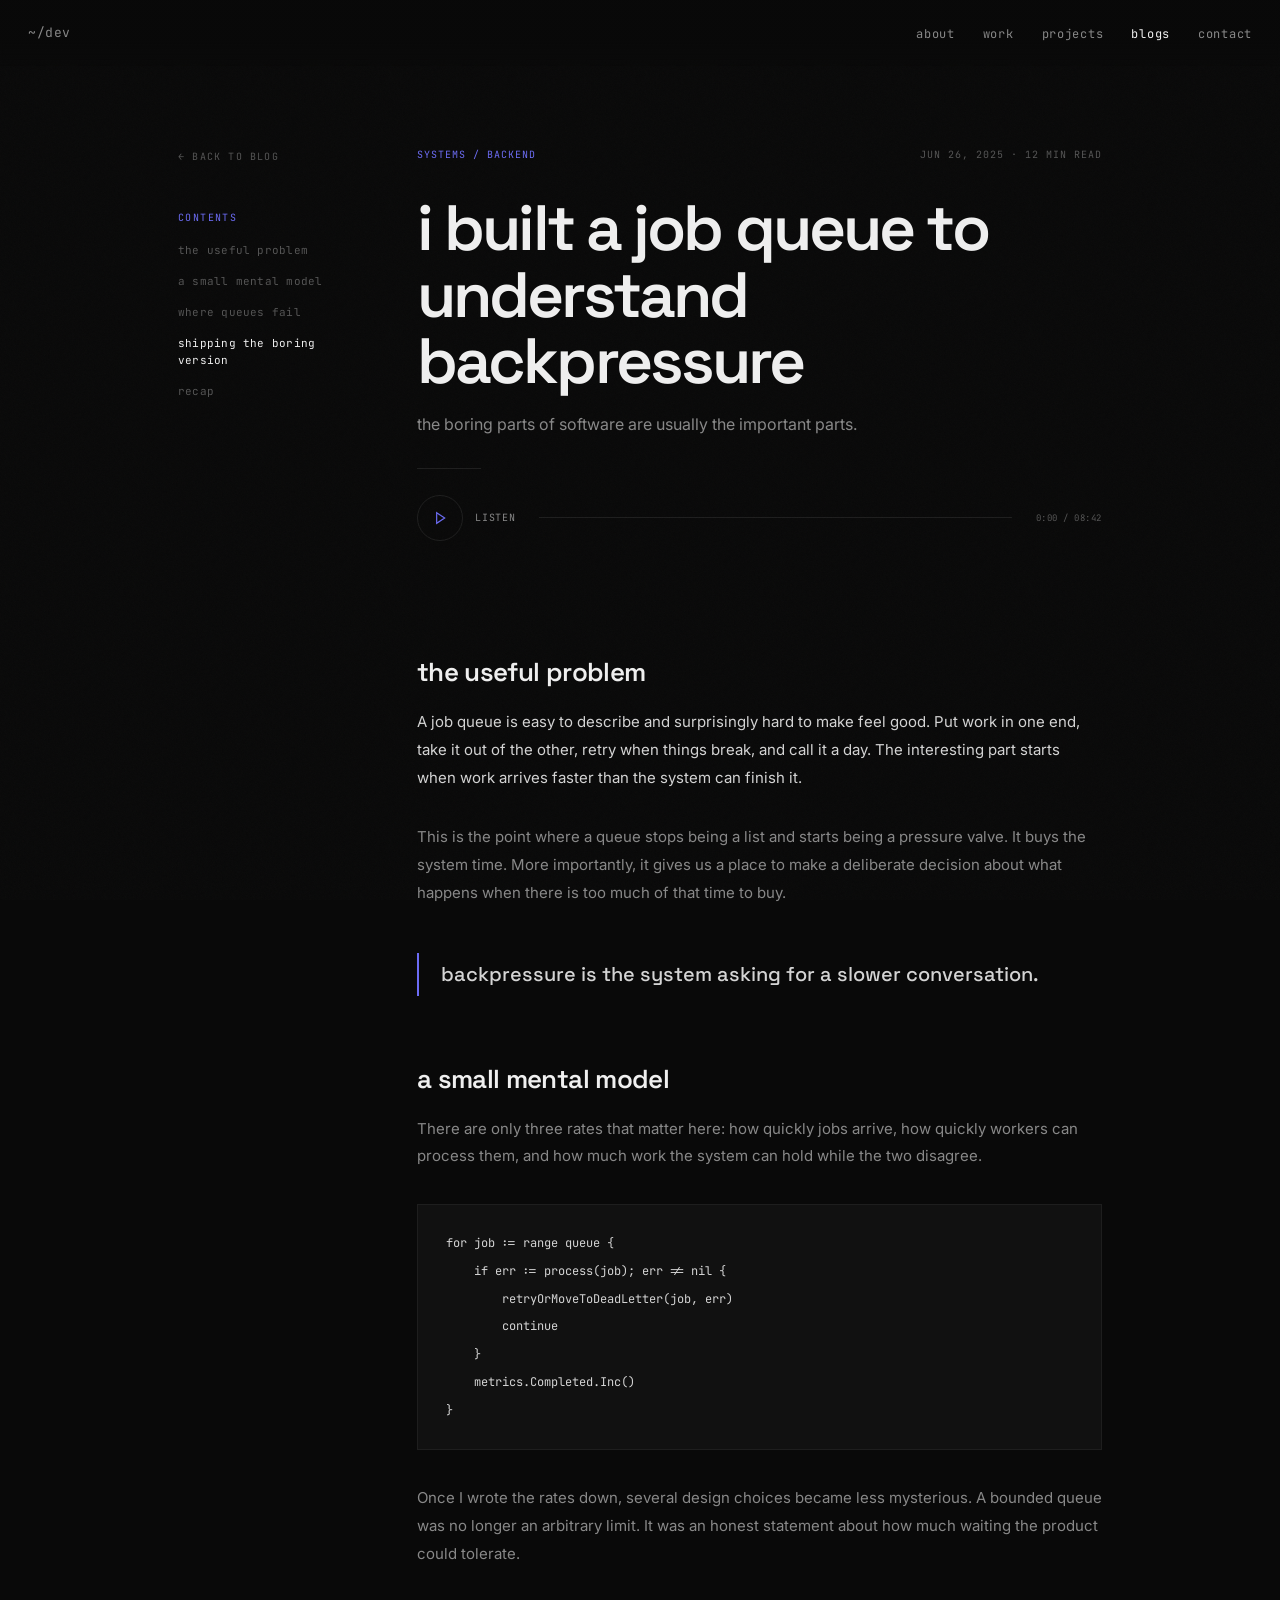
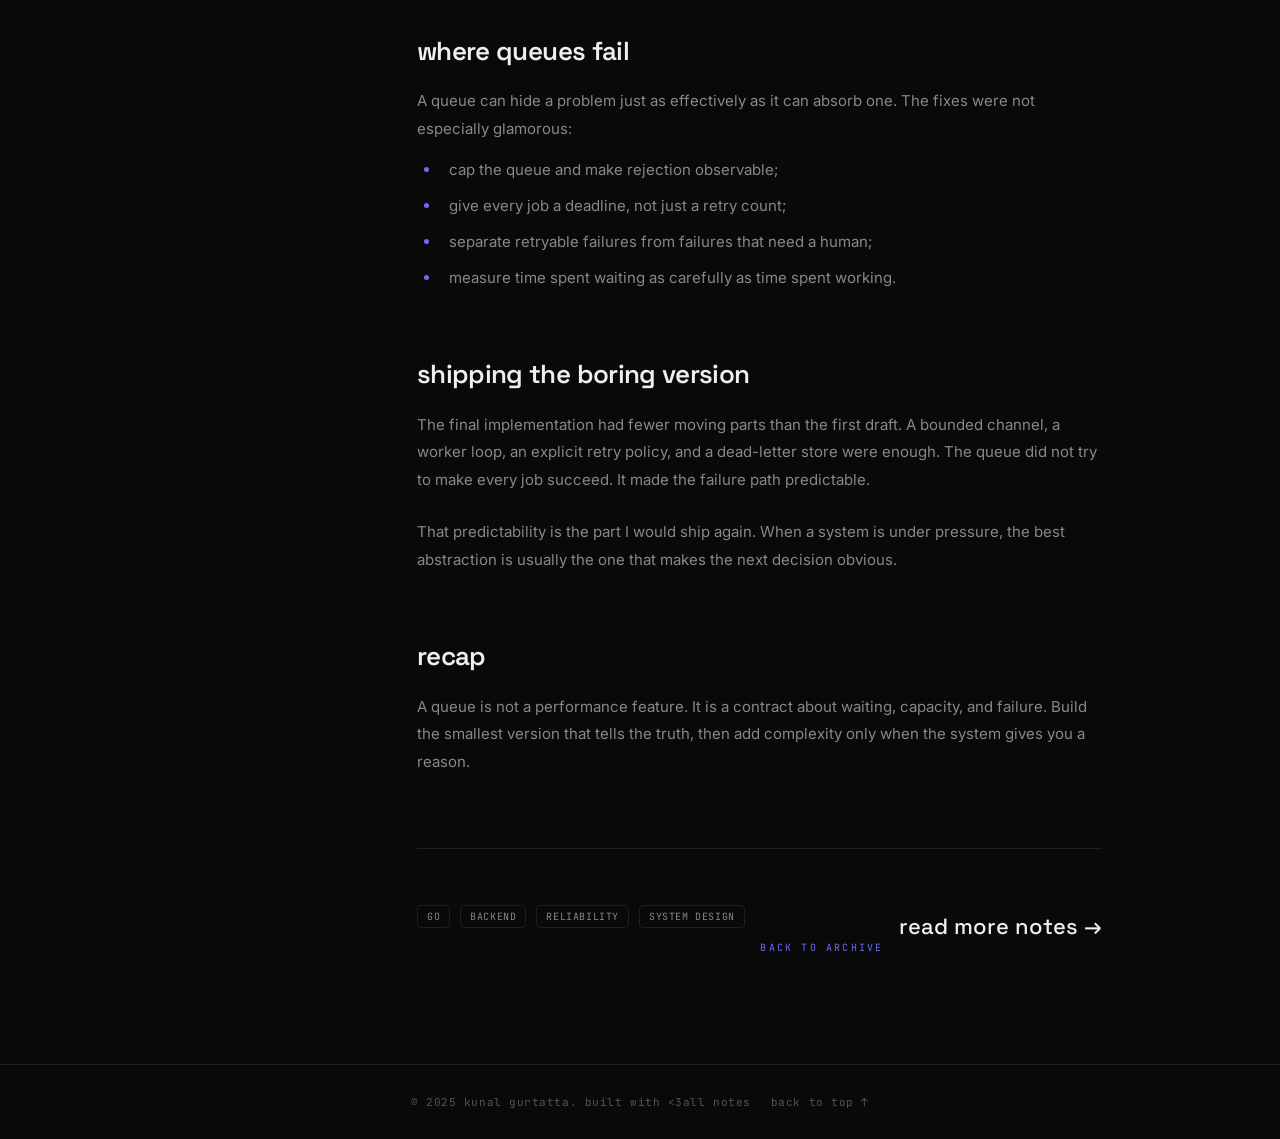
<file: blog/index.html>
<!DOCTYPE html>
<html lang="en">
<head>
<meta charset="UTF-8" />
<meta name="viewport" content="width=device-width, initial-scale=1.0" />
<title>Blog — Kunal Gurtatta</title>
<link rel="preconnect" href="https://fonts.googleapis.com" />
<link rel="preconnect" href="https://fonts.gstatic.com" crossorigin />
<link href="https://fonts.googleapis.com/css2?family=Space+Grotesk:wght@300;400;500;600;700&family=Inter:wght@300;400;500&family=JetBrains+Mono:wght@400;500&display=swap" rel="stylesheet" />
<link rel="stylesheet" href="../style.css" />
</head>
<body id="top" class="article-page markdown-article-page">

<nav class="article-nav">
  <a href="../index.html" class="nav-logo">~/dev</a>
  <ul class="nav-links">
    <li><a href="../index.html#about">about</a></li>
    <li><a href="../index.html#experience">work</a></li>
    <li><a href="../index.html#projects">projects</a></li>
    <li><a href="../blogs.html" class="nav-active">blogs</a></li>
    <li><a href="../index.html#contact">contact</a></li>
  </ul>
</nav>

<main class="article-shell">
  <aside class="article-sidebar">
    <a href="../blogs.html" class="article-back sidebar-back">← back to blog</a>
    <div class="contents-label">contents</div>
    <nav class="contents-nav" id="contents-nav" aria-label="Article contents"></nav>
  </aside>

  <article class="article-content">
    <header class="article-header">
      <div class="article-meta"><span id="article-category">loading</span><span id="article-meta">loading article</span></div>
      <h1 id="article-title">loading article...</h1>
      <p class="article-dek" id="article-description"></p>
      <div class="article-rule"></div>
      <div class="listen-bar" id="listen-bar">
        <button class="listen-button" type="button" id="listen-toggle" aria-label="Play article audio" title="Play article audio">
          <svg class="play-icon" width="16" height="16" viewBox="0 0 24 24" fill="none" stroke="currentColor" stroke-width="1.8"><polygon points="7 4 19 12 7 20 7 4"></polygon></svg>
          <svg class="pause-icon" width="16" height="16" viewBox="0 0 24 24" fill="none" stroke="currentColor" stroke-width="1.8"><rect x="6" y="4" width="4" height="16"></rect><rect x="14" y="4" width="4" height="16"></rect></svg>
        </button>
        <span class="listen-label">listen</span>
        <div class="listen-track"><span id="listen-progress"></span></div>
        <span class="listen-time" id="listen-time">0:00 / 08:42</span>
      </div>
    </header>

    <div class="article-prose" id="article-body"></div>

    <footer class="article-footer">
      <div class="article-tags" id="article-tags"></div>
      <div class="article-next-label">back to archive</div>
      <a href="../blogs.html" class="article-next">read more notes <span>→</span></a>
    </footer>
  </article>
</main>

<footer class="article-site-footer">
  <div class="article-site-footer-inner">
    <span class="footer-copy">© 2025 kunal gurtatta. built with &lt;3</span>
    <div class="footer-links">
      <a href="../blogs.html">all notes</a>
      <a href="#top">back to top ↑</a>
    </div>
  </div>
</footer>

<script src="../script.js"></script>
<script src="blog.js"></script>
</body>
</html>
</file>
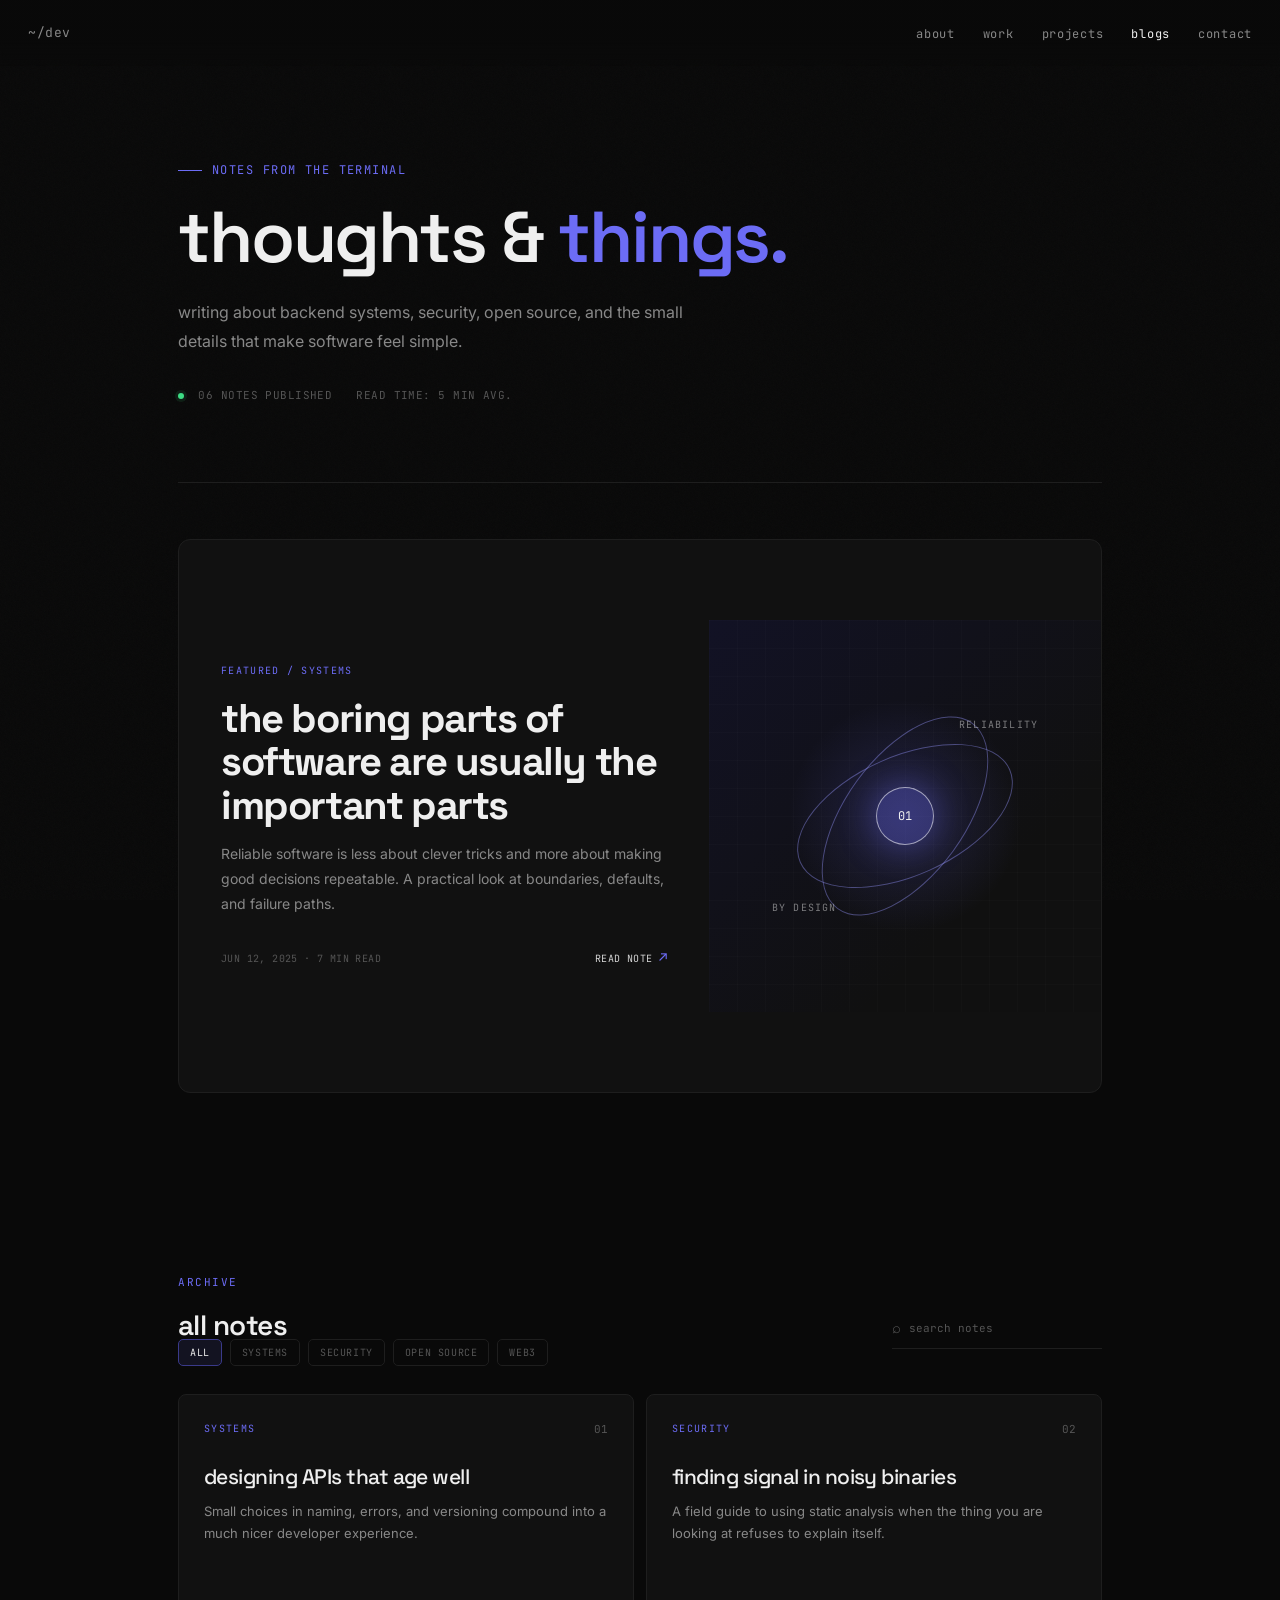
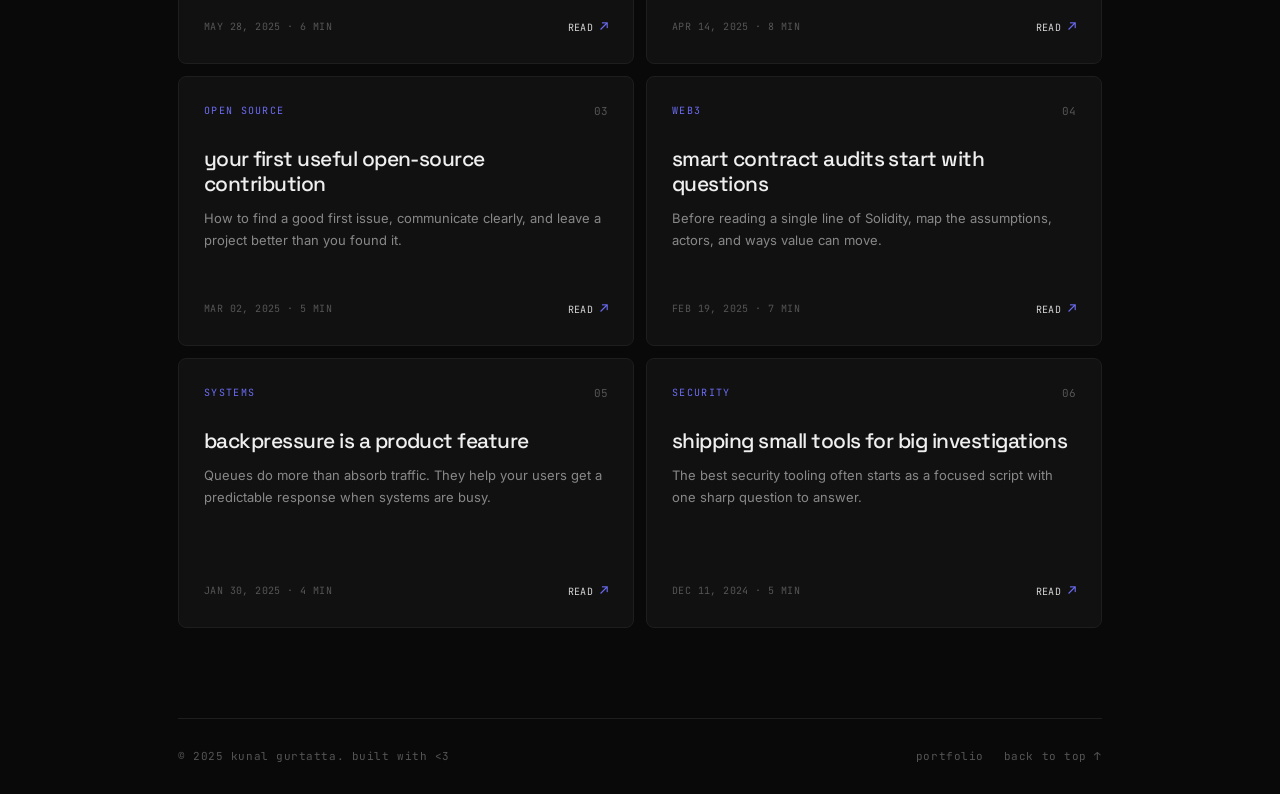
<file: blogs.html>
<!DOCTYPE html>
<html lang="en">
<head>
<meta charset="UTF-8" />
<meta name="viewport" content="width=device-width, initial-scale=1.0" />
<title>Blogs — Kunal Gurtatta</title>
<link rel="preconnect" href="https://fonts.googleapis.com" />
<link rel="preconnect" href="https://fonts.gstatic.com" crossorigin />
<link href="https://fonts.googleapis.com/css2?family=Space+Grotesk:wght@300;400;500;600;700&family=Inter:wght@300;400;500&family=JetBrains+Mono:wght@400;500&display=swap" rel="stylesheet" />
<link rel="stylesheet" href="style.css" />
</head>
<body id="top" class="blogs-page">

<nav>
  <a href="index.html" class="nav-logo">~/dev</a>
  <ul class="nav-links">
    <li><a href="index.html#about">about</a></li>
    <li><a href="index.html#experience">work</a></li>
    <li><a href="index.html#projects">projects</a></li>
    <li><a href="blogs.html" class="nav-active">blogs</a></li>
    <li><a href="index.html#contact">contact</a></li>
  </ul>
</nav>

<main class="container blogs-container">
  <section class="blogs-hero">
    <div class="hero-eyebrow">notes from the terminal</div>
    <h1>thoughts &amp; <span>things.</span></h1>
    <p class="blogs-intro">
      writing about backend systems, security, open source, and the small details
      that make software feel simple.
    </p>
    <div class="blogs-meta">
      <span><i class="status-dot"></i> 06 notes published</span>
      <span>read time: 5 min avg.</span>
    </div>
  </section>

  <section class="featured-post reveal">
    <div class="featured-copy">
      <div class="post-kicker">featured / systems</div>
      <h2>the boring parts of software are usually the important parts</h2>
      <p>
        Reliable software is less about clever tricks and more about making good
        decisions repeatable. A practical look at boundaries, defaults, and failure paths.
      </p>
      <div class="post-footer">
        <span>jun 12, 2025 · 7 min read</span>
        <a href="blog/index.html?post=mock-blog.md" class="text-link">read note <span>↗</span></a>
      </div>
    </div>
    <div class="featured-art" aria-hidden="true">
      <div class="art-orbit orbit-one"></div>
      <div class="art-orbit orbit-two"></div>
      <div class="art-core">01</div>
      <div class="art-label art-label-top">reliability</div>
      <div class="art-label art-label-bottom">by design</div>
    </div>
  </section>

  <section class="blog-list-section">
    <div class="blog-toolbar">
      <div>
        <div class="section-label">archive</div>
        <div class="section-title">all notes</div>
      </div>
      <label class="blog-search">
        <span aria-hidden="true">⌕</span>
        <input type="search" id="blog-search" placeholder="search notes" aria-label="Search notes" />
      </label>
    </div>

    <div class="blog-filters" role="group" aria-label="Filter notes by category">
      <button class="filter-btn active" type="button" data-filter="all">all</button>
      <button class="filter-btn" type="button" data-filter="systems">systems</button>
      <button class="filter-btn" type="button" data-filter="security">security</button>
      <button class="filter-btn" type="button" data-filter="open-source">open source</button>
      <button class="filter-btn" type="button" data-filter="web3">web3</button>
    </div>

    <div class="blog-grid" id="blog-grid">
      <article class="blog-card reveal" data-category="systems" data-search="designing apis that age well backend systems api design">
        <div class="blog-card-top"><span class="post-kicker">systems</span><span class="post-number">01</span></div>
        <h3>designing APIs that age well</h3>
        <p>Small choices in naming, errors, and versioning compound into a much nicer developer experience.</p>
        <div class="post-footer"><span>may 28, 2025 · 6 min</span><a href="blog/index.html?post=mock-blog.md" class="text-link">read <span>↗</span></a></div>
      </article>

      <article class="blog-card reveal" data-category="security" data-search="security static analysis finding signal in noisy binaries reverse engineering">
        <div class="blog-card-top"><span class="post-kicker">security</span><span class="post-number">02</span></div>
        <h3>finding signal in noisy binaries</h3>
        <p>A field guide to using static analysis when the thing you are looking at refuses to explain itself.</p>
        <div class="post-footer"><span>apr 14, 2025 · 8 min</span><a href="#" class="text-link">read <span>↗</span></a></div>
      </article>

      <article class="blog-card reveal" data-category="open-source" data-search="open source contribution getting started maintainers pull requests">
        <div class="blog-card-top"><span class="post-kicker">open source</span><span class="post-number">03</span></div>
        <h3>your first useful open-source contribution</h3>
        <p>How to find a good first issue, communicate clearly, and leave a project better than you found it.</p>
        <div class="post-footer"><span>mar 02, 2025 · 5 min</span><a href="#" class="text-link">read <span>↗</span></a></div>
      </article>

      <article class="blog-card reveal" data-category="web3" data-search="web3 smart contract audit solidity threat modeling">
        <div class="blog-card-top"><span class="post-kicker">web3</span><span class="post-number">04</span></div>
        <h3>smart contract audits start with questions</h3>
        <p>Before reading a single line of Solidity, map the assumptions, actors, and ways value can move.</p>
        <div class="post-footer"><span>feb 19, 2025 · 7 min</span><a href="#" class="text-link">read <span>↗</span></a></div>
      </article>

      <article class="blog-card reveal" data-category="systems" data-search="distributed systems queues backpressure reliability">
        <div class="blog-card-top"><span class="post-kicker">systems</span><span class="post-number">05</span></div>
        <h3>backpressure is a product feature</h3>
        <p>Queues do more than absorb traffic. They help your users get a predictable response when systems are busy.</p>
        <div class="post-footer"><span>jan 30, 2025 · 4 min</span><a href="#" class="text-link">read <span>↗</span></a></div>
      </article>

      <article class="blog-card reveal" data-category="security" data-search="security honeypots detection engineering python tooling">
        <div class="blog-card-top"><span class="post-kicker">security</span><span class="post-number">06</span></div>
        <h3>shipping small tools for big investigations</h3>
        <p>The best security tooling often starts as a focused script with one sharp question to answer.</p>
        <div class="post-footer"><span>dec 11, 2024 · 5 min</span><a href="#" class="text-link">read <span>↗</span></a></div>
      </article>
    </div>
    <p class="empty-state" id="empty-state" hidden>no notes found — try another search.</p>
  </section>

  <footer>
    <span class="footer-copy">© 2025 kunal gurtatta. built with &lt;3</span>
    <div class="footer-links">
      <a href="index.html">portfolio</a>
      <a href="#top">back to top ↑</a>
    </div>
  </footer>
</main>

<script src="script.js"></script>
<script>
  const filterButtons = document.querySelectorAll('.filter-btn');
  const blogCards = document.querySelectorAll('.blog-card');
  const searchInput = document.getElementById('blog-search');
  const emptyState = document.getElementById('empty-state');
  let selectedFilter = 'all';

  function filterPosts() {
    const query = searchInput.value.trim().toLowerCase();
    let visiblePosts = 0;

    blogCards.forEach((card) => {
      const matchesFilter = selectedFilter === 'all' || card.dataset.category === selectedFilter;
      const matchesSearch = !query || card.dataset.search.includes(query) || card.querySelector('h3').textContent.toLowerCase().includes(query);
      const visible = matchesFilter && matchesSearch;
      card.hidden = !visible;
      if (visible) visiblePosts += 1;
    });

    emptyState.hidden = visiblePosts > 0;
  }

  filterButtons.forEach((button) => {
    button.addEventListener('click', () => {
      selectedFilter = button.dataset.filter;
      filterButtons.forEach((item) => item.classList.toggle('active', item === button));
      filterPosts();
    });
  });

  searchInput.addEventListener('input', filterPosts);
</script>
</body>
</html>
</file>
<file: style.css>
:root {
--bg:        #090909;
--surface:   #111111;
--border:    #1e1e1e;
--muted:     #555;
--sub:       #888;
--text:      #d4d4d4;
--heading:   #efefef;
--accent:    #6c6cf5;
--accent-dim:#3a3a8a;
--green:     #3ddc84;
--mono:      'JetBrains Mono', monospace;
--sans:      'Inter', sans-serif;
--display:   'Space Grotesk', sans-serif;
}

*, *::before, *::after { box-sizing: border-box; margin: 0; padding: 0; }

html { scroll-behavior: smooth; }

body {
background: var(--bg);
color: var(--text);
font-family: var(--sans);
font-size: 15px;
line-height: 1.7;
-webkit-font-smoothing: antialiased;
overflow-x: hidden;
}

/* grain overlay */
body::before {
content: '';
position: fixed;
inset: 0;
z-index: 0;
pointer-events: none;
opacity: 0.025;
background-image: url("data:image/svg+xml,%3Csvg viewBox='0 0 256 256' xmlns='http://www.w3.org/2000/svg'%3E%3Cfilter id='noise'%3E%3CfeTurbulence type='fractalNoise' baseFrequency='0.9' numOctaves='4' stitchTiles='stitch'/%3E%3C/filter%3E%3Crect width='100%25' height='100%25' filter='url(%23noise)'/%3E%3C/svg%3E");
background-size: 128px;
}

/* ─── layout ─── */
.container {
position: relative;
z-index: 1;
max-width: 780px;
margin: 0 auto;
padding: 0 28px;
}

/* ─── nav ─── */
nav {
position: fixed;
top: 0; left: 0; right: 0;
z-index: 100;
padding: 20px 28px;
display: flex;
justify-content: space-between;
align-items: center;
background: linear-gradient(to bottom, rgba(9,9,9,0.95) 60%, transparent);
backdrop-filter: blur(4px);
}

.nav-logo {
font-family: var(--mono);
font-size: 13px;
color: var(--sub);
letter-spacing: 0.04em;
text-decoration: none;
transition: color .2s;
}
.nav-logo:hover { color: var(--heading); }

.nav-links {
display: flex;
gap: 28px;
list-style: none;
}
.nav-links a {
font-family: var(--mono);
font-size: 12px;
color: var(--sub);
text-decoration: none;
letter-spacing: 0.06em;
transition: color .2s;
}
.nav-links a:hover { color: var(--heading); }
.nav-links a.nav-active { color: var(--heading); }

/* ─── blogs ─── */
.blogs-container { max-width: 980px; }
.blogs-hero {
  padding: 160px 0 78px;
  border-bottom: 1px solid var(--border);
}
.blogs-hero h1 { max-width: 700px; margin-bottom: 22px; }
.blogs-hero h1 span { color: var(--accent); }
.blogs-intro {
  max-width: 520px;
  color: var(--sub);
  font-size: 16px;
  line-height: 1.8;
}
.blogs-meta {
  display: flex;
  gap: 24px;
  margin-top: 30px;
  color: var(--muted);
  font-family: var(--mono);
  font-size: 11px;
  letter-spacing: .04em;
  text-transform: uppercase;
}
.status-dot {
  display: inline-block;
  width: 6px;
  height: 6px;
  margin-right: 7px;
  border-radius: 50%;
  background: var(--green);
  box-shadow: 0 0 0 3px rgba(61,220,132,.1);
}
.featured-post {
  display: grid;
  grid-template-columns: 1.15fr .85fr;
  min-height: 330px;
  margin: 56px 0 100px;
  background: var(--surface);
  border: 1px solid var(--border);
  border-radius: 12px;
  overflow: hidden;
}
.featured-copy { padding: 42px; display: flex; flex-direction: column; }
.post-kicker {
  color: var(--accent);
  font-family: var(--mono);
  font-size: 10px;
  letter-spacing: .13em;
  text-transform: uppercase;
}
.featured-copy h2 {
  max-width: 500px;
  margin: 18px 0 14px;
  color: var(--heading);
  font-family: var(--display);
  font-size: clamp(26px, 4vw, 40px);
  line-height: 1.08;
  letter-spacing: -.035em;
}
.featured-copy p { max-width: 500px; color: var(--sub); font-size: 14px; line-height: 1.8; }
.post-footer {
  display: flex;
  justify-content: space-between;
  align-items: center;
  gap: 16px;
  margin-top: auto;
  padding-top: 30px;
  color: var(--muted);
  font-family: var(--mono);
  font-size: 10px;
  letter-spacing: .04em;
  text-transform: uppercase;
}
.text-link {
  color: var(--text);
  text-decoration: none;
  white-space: nowrap;
  transition: color .2s;
}
.text-link span { color: var(--accent); font-size: 14px; }
.text-link:hover { color: var(--accent); }
.featured-art {
  position: relative;
  min-height: 300px;
  background: radial-gradient(circle at center, rgba(108,108,245,.2), transparent 42%), linear-gradient(135deg, #121225, #101010 70%);
  overflow: hidden;
}
.featured-art::before {
  content: '';
  position: absolute;
  inset: 0;
  opacity: .4;
  background-image: linear-gradient(rgba(255,255,255,.04) 1px, transparent 1px), linear-gradient(90deg, rgba(255,255,255,.04) 1px, transparent 1px);
  background-size: 28px 28px;
}
.art-orbit { position: absolute; top: 50%; left: 50%; border: 1px solid rgba(151,151,255,.42); border-radius: 50%; transform: translate(-50%, -50%) rotate(-24deg); }
.orbit-one { width: 230px; height: 120px; }
.orbit-two { width: 120px; height: 230px; transform: translate(-50%, -50%) rotate(36deg); }
.art-core {
  position: absolute;
  top: 50%; left: 50%;
  display: grid; place-items: center;
  width: 58px; height: 58px;
  transform: translate(-50%, -50%);
  border: 1px solid rgba(255,255,255,.55);
  border-radius: 50%;
  color: var(--heading);
  font-family: var(--mono);
  font-size: 12px;
  background: rgba(108,108,245,.3);
  box-shadow: 0 0 38px rgba(108,108,245,.45);
}
.art-label { position: absolute; color: rgba(212,212,212,.55); font: 10px var(--mono); letter-spacing: .12em; text-transform: uppercase; }
.art-label-top { top: 25%; right: 16%; }
.art-label-bottom { bottom: 25%; left: 16%; }
.blog-list-section { padding-bottom: 90px; }
.blog-toolbar { display: flex; justify-content: space-between; align-items: end; gap: 24px; }
.blog-toolbar .section-title { margin-bottom: 0; }
.blog-search { display: flex; align-items: center; gap: 8px; width: 210px; padding: 8px 0; border-bottom: 1px solid var(--border); color: var(--muted); }
.blog-search:focus-within { border-color: var(--accent); color: var(--accent); }
.blog-search input { width: 100%; border: 0; outline: 0; background: transparent; color: var(--text); font: 11px var(--mono); }
.blog-search input::placeholder { color: var(--muted); }
.blog-filters { display: flex; flex-wrap: wrap; gap: 8px; margin: -10px 0 28px; }
.filter-btn { padding: 6px 11px; border: 1px solid var(--border); border-radius: 5px; background: transparent; color: var(--muted); cursor: pointer; font: 10px var(--mono); letter-spacing: .06em; text-transform: uppercase; transition: all .2s; }
.filter-btn:hover, .filter-btn.active { border-color: var(--accent-dim); color: var(--heading); background: rgba(108,108,245,.1); }
.blog-grid { display: grid; grid-template-columns: repeat(2, 1fr); gap: 12px; }
.blog-card { min-height: 270px; padding: 25px; display: flex; flex-direction: column; background: var(--surface); border: 1px solid var(--border); border-radius: 8px; transition: border-color .2s, transform .2s; }
.blog-card:hover { border-color: var(--muted); transform: translateY(-2px); }
.blog-card[hidden] { display: none; }
.blog-card-top { display: flex; justify-content: space-between; align-items: center; }
.post-number { color: var(--muted); font: 11px var(--mono); }
.blog-card h3 { margin: 28px 0 10px; color: var(--heading); font: 500 21px/1.18 var(--display); letter-spacing: -.025em; }
.blog-card p { color: var(--sub); font-size: 13px; line-height: 1.7; }
.blog-card .post-footer { padding-top: 24px; }
.empty-state { padding: 38px 0; color: var(--muted); font: 12px var(--mono); text-align: center; }
.blogs-page footer { margin-top: 0; }

/* ─── article ─── */
.article-page { background: #0b0b0a; }
.article-nav {
  position: fixed;
  top: 0; left: 0; right: 0;
  z-index: 100;
  height: 72px;
  padding: 0 max(28px, calc((100vw - 1110px) / 2));
  display: flex;
  align-items: center;
  justify-content: space-between;
  background: rgba(11,11,10,.88);
  border-bottom: 1px solid rgba(212,212,212,.08);
  backdrop-filter: blur(10px);
}
.article-back, .article-brand, .article-actions { min-width: 160px; }
.article-back { color: var(--sub); font: 11px var(--mono); letter-spacing: .12em; text-decoration: none; text-transform: uppercase; }
.article-back:hover, .article-brand:hover { color: var(--heading); }
.article-brand { color: var(--heading); font: 22px Georgia, serif; letter-spacing: -.04em; text-decoration: none; }
.article-brand em { color: var(--sub); font-size: 18px; }
.article-actions { display: flex; justify-content: end; gap: 8px; }
.icon-button { width: 30px; height: 30px; border: 0; background: transparent; color: var(--sub); cursor: pointer; font: 20px Georgia, serif; }
.icon-button:hover { color: var(--heading); }
.article-shell { max-width: 1110px; margin: 0 auto; padding: 150px 28px 100px; display: grid; grid-template-columns: 210px minmax(0, 780px); gap: 72px; }
.article-sidebar { padding-top: 32px; }
.sidebar-back { display: block; margin-bottom: 74px; font-size: 10px; }
.contents-label { margin-bottom: 28px; color: var(--muted); font: 10px var(--mono); letter-spacing: .22em; text-transform: uppercase; }
.contents-nav { display: flex; flex-direction: column; gap: 20px; }
.contents-nav a { color: #777169; font: italic 15px/1.45 Georgia, serif; text-decoration: none; transition: color .2s; }
.contents-nav a:hover, .contents-nav a.active { color: var(--heading); }
.article-header { padding-bottom: 50px; }
.article-meta { display: flex; justify-content: space-between; gap: 24px; color: #8b8277; font: 10px var(--mono); letter-spacing: .18em; text-transform: uppercase; }
.article-meta span:first-child { color: var(--accent); }
.article-header h1 { max-width: 820px; margin: 40px auto 20px; color: #eee9df; font: 400 clamp(44px, 6vw, 76px)/.98 Georgia, serif; letter-spacing: -.06em; text-align: center; }
.article-header h1 em { color: #c0ac94; font-style: italic; }
.article-dek { margin: 0 auto; color: #8b8277; font: italic 20px/1.45 Georgia, serif; text-align: center; }
.article-rule { width: 64px; height: 1px; margin: 38px auto 34px; background: var(--border); }
.listen-bar { display: grid; grid-template-columns: 46px 52px 1fr 78px; gap: 12px; align-items: center; color: #8b8277; font: 10px var(--mono); letter-spacing: .18em; text-transform: uppercase; }
.listen-button { width: 46px; height: 46px; display: grid; place-items: center; border: 1px solid var(--border); border-radius: 50%; background: transparent; color: #c0ac94; cursor: pointer; }
.listen-button:hover { border-color: var(--muted); color: var(--heading); }
.pause-icon { display: none; }
.is-playing .play-icon { display: none; }
.is-playing .pause-icon { display: block; }
.listen-track { height: 1px; background: var(--border); overflow: hidden; }
.listen-track span { display: block; width: 0; height: 100%; background: var(--accent); transition: width .35s linear; }
.listen-time { color: #70685f; font-size: 9px; letter-spacing: .06em; text-align: right; }
.article-prose { color: #d7d1c8; font: 18px/1.8 Georgia, serif; }
.article-prose p { margin: 0 0 34px; }
.article-prose .lead-paragraph { margin-bottom: 42px; }
.drop-cap { float: left; margin: 6px 10px 0 0; color: #eee9df; font: 96px/.68 Georgia, serif; }
.article-prose h2 { margin: 92px 0 24px; color: #eee9df; font: 400 36px/1.1 Georgia, serif; letter-spacing: -.04em; scroll-margin-top: 100px; }
.article-prose blockquote { margin: 64px 0; padding: 10px 0 10px 28px; border-left: 1px solid var(--accent); color: #b7a791; font: italic 27px/1.4 Georgia, serif; }
.equation-card { margin: 42px 0; padding: 24px 28px; border: 1px solid var(--border); background: rgba(255,255,255,.018); }
.equation-label, .equation-note { display: block; color: var(--muted); font: 10px var(--mono); letter-spacing: .14em; text-transform: uppercase; }
.equation-card code { display: block; margin: 18px 0 14px; color: #d9c7aa; font: 17px var(--mono); }
.equation-note { color: #81786d; font-size: 10px; letter-spacing: .03em; text-transform: none; }
.article-figure { margin: 64px 0 78px; }
.article-figure img { display: block; width: 100%; max-height: 430px; object-fit: cover; filter: saturate(.7) brightness(.72); }
.article-figure figcaption { margin-top: 12px; color: #7c746a; font: italic 13px Georgia, serif; }
.article-prose ul { margin: -10px 0 38px 24px; color: #bdb5aa; }
.article-prose li { padding-left: 8px; margin: 8px 0; }
.article-prose li::marker { color: var(--accent); }
.article-prose pre { margin: 40px 0; padding: 25px 28px; overflow-x: auto; border: 1px solid var(--border); background: #10100f; }
.article-prose pre code { color: #bfb5a7; font: 13px/1.75 var(--mono); }
.article-finish { margin: 70px 0 20px !important; color: #9a8c79; font-style: italic; text-align: center; }
.article-footer { margin-top: 90px; padding: 42px 0 0; border-top: 1px solid var(--border); text-align: center; }
.article-tags { display: flex; justify-content: center; flex-wrap: wrap; gap: 22px; color: #857c71; font: 10px var(--mono); letter-spacing: .18em; text-transform: uppercase; }
.article-next-label { margin-top: 92px; color: var(--muted); font: 10px var(--mono); letter-spacing: .22em; text-transform: uppercase; }
.article-next { display: block; margin-top: 20px; color: #b4a99a; font: italic 24px Georgia, serif; text-decoration: none; }
.article-next:hover { color: var(--heading); }

/* ─── hero ─── */
#hero {
padding: 160px 0 100px;
min-height: 100vh;
display: flex;
flex-direction: column;
justify-content: center;
}

.hero-eyebrow {
font-family: var(--mono);
font-size: 12px;
color: var(--accent);
letter-spacing: 0.12em;
text-transform: uppercase;
margin-bottom: 20px;
display: flex;
align-items: center;
gap: 10px;
}
.hero-eyebrow::before {
content: '';
display: inline-block;
width: 24px; height: 1px;
background: var(--accent);
}

h1 {
font-family: var(--display);
font-size: clamp(44px, 8vw, 72px);
font-weight: 600;
color: var(--heading);
letter-spacing: -0.03em;
line-height: 1.05;
margin-bottom: 12px;
}

.hero-role {
font-family: var(--display);
font-size: clamp(18px, 3vw, 24px);
font-weight: 300;
color: var(--sub);
letter-spacing: -0.01em;
margin-bottom: 36px;
height: 1.6em;
overflow: hidden;
}

#typed-text {
color: var(--text);
border-right: 2px solid var(--accent);
padding-right: 3px;
animation: blink 0.9s step-end infinite;
}
@keyframes blink { 50% { border-color: transparent; } }

.hero-bio {
max-width: 520px;
color: var(--sub);
font-size: 15px;
line-height: 1.8;
margin-bottom: 44px;
}
.hero-bio strong { color: var(--text); font-weight: 500; }

.hero-links {
display: flex;
gap: 12px;
flex-wrap: wrap;
}

.btn {
display: inline-flex;
align-items: center;
gap: 7px;
padding: 9px 20px;
font-family: var(--mono);
font-size: 12px;
letter-spacing: 0.05em;
text-decoration: none;
border-radius: 6px;
transition: all .2s;
cursor: pointer;
border: 1px solid transparent;
}
.btn-primary {
background: var(--accent);
color: #fff;
border-color: var(--accent);
}
.btn-primary:hover { background: #5a5ae0; transform: translateY(-1px); }

.btn-ghost {
background: transparent;
color: var(--sub);
border-color: var(--border);
}
.btn-ghost:hover { color: var(--heading); border-color: var(--muted); }

.social-row {
display: flex;
gap: 20px;
margin-top: 20px;
align-items: center;
}
.social-row a {
color: var(--muted);
text-decoration: none;
font-size: 13px;
font-family: var(--mono);
transition: color .2s;
display: flex;
align-items: center;
gap: 6px;
}
.social-row a:hover { color: var(--heading); }

/* ─── section ─── */
section { padding: 80px 0; }

.section-label {
font-family: var(--mono);
font-size: 11px;
letter-spacing: 0.14em;
text-transform: uppercase;
color: var(--accent);
margin-bottom: 10px;
}

.section-title {
font-family: var(--display);
font-size: 28px;
font-weight: 600;
color: var(--heading);
letter-spacing: -0.02em;
margin-bottom: 40px;
}

.divider {
width: 100%;
height: 1px;
background: var(--border);
margin-bottom: 64px;
}

/* ─── about ─── */
.about-grid {
display: grid;
grid-template-columns: 1fr 1fr;
gap: 48px;
align-items: start;
}
.about-text p { color: var(--sub); margin-bottom: 14px; line-height: 1.85; }
.about-text p strong { color: var(--text); font-weight: 500; }

.about-stats {
display: flex;
flex-direction: column;
gap: 24px;
}
.stat {
padding: 20px;
background: var(--surface);
border: 1px solid var(--border);
border-radius: 8px;
}
.stat-num {
font-family: var(--display);
font-size: 36px;
font-weight: 700;
color: var(--heading);
letter-spacing: -0.03em;
line-height: 1;
}
.stat-num span { color: var(--accent); }
.stat-label {
font-family: var(--mono);
font-size: 11px;
color: var(--muted);
letter-spacing: 0.08em;
text-transform: uppercase;
margin-top: 4px;
}

/* ─── skills ─── */
.skills-grid {
display: grid;
grid-template-columns: repeat(auto-fill, minmax(220px, 1fr));
gap: 12px;
}

.skill-category {
padding: 20px;
background: var(--surface);
border: 1px solid var(--border);
border-radius: 8px;
transition: border-color .2s;
}
.skill-category:hover { border-color: var(--muted); }

.skill-cat-name {
font-family: var(--mono);
font-size: 11px;
letter-spacing: 0.1em;
text-transform: uppercase;
color: var(--accent);
margin-bottom: 12px;
}

.skill-tags {
display: flex;
flex-wrap: wrap;
gap: 6px;
}
.tag {
font-family: var(--mono);
font-size: 11px;
padding: 3px 9px;
background: var(--border);
color: var(--sub);
border-radius: 4px;
letter-spacing: 0.03em;
}

/* ─── experience ─── */
.timeline { display: flex; flex-direction: column; gap: 0; }

.exp-item {
display: grid;
grid-template-columns: 160px 1fr;
gap: 24px;
padding: 28px 0;
border-bottom: 1px solid var(--border);
position: relative;
}
.exp-item:last-child { border-bottom: none; }

.exp-date {
font-family: var(--mono);
font-size: 11px;
color: var(--muted);
letter-spacing: 0.05em;
padding-top: 4px;
}
.exp-current {
display: inline-block;
margin-top: 6px;
background: rgba(108,108,245,0.15);
color: var(--accent);
font-size: 10px;
letter-spacing: 0.08em;
padding: 2px 7px;
border-radius: 4px;
border: 1px solid rgba(108,108,245,0.3);
}

.exp-content {}
.exp-title {
font-family: var(--display);
font-size: 16px;
font-weight: 500;
color: var(--heading);
margin-bottom: 2px;
}
.exp-company {
font-family: var(--mono);
font-size: 12px;
color: var(--accent);
margin-bottom: 10px;
letter-spacing: 0.04em;
}
.exp-desc {
font-size: 14px;
color: var(--sub);
line-height: 1.75;
}
.exp-tech {
display: flex;
flex-wrap: wrap;
gap: 6px;
margin-top: 12px;
}

/* ─── projects ─── */
.projects-grid {
display: grid;
grid-template-columns: 1fr 1fr;
gap: 12px;
}

.project-card {
background: var(--surface);
border: 1px solid var(--border);
border-radius: 8px;
padding: 24px;
text-decoration: none;
display: flex;
flex-direction: column;
gap: 12px;
transition: all .22s;
position: relative;
overflow: hidden;
}
.project-card::after {
content: '';
position: absolute;
inset: 0;
background: radial-gradient(ellipse at top left, rgba(108,108,245,0.06), transparent 60%);
opacity: 0;
transition: opacity .3s;
}
.project-card:hover {
border-color: var(--muted);
transform: translateY(-2px);
}
.project-card:hover::after { opacity: 1; }

.project-top {
display: flex;
justify-content: space-between;
align-items: flex-start;
}
.project-icon {
font-size: 20px;
line-height: 1;
}
.project-arrow {
color: var(--muted);
font-size: 16px;
transition: color .2s, transform .2s;
}
.project-card:hover .project-arrow {
color: var(--accent);
transform: translate(2px, -2px);
}

.project-name {
font-family: var(--display);
font-size: 16px;
font-weight: 600;
color: var(--heading);
}
.project-desc {
font-size: 13px;
color: var(--sub);
line-height: 1.65;
flex: 1;
}
.project-tags {
display: flex;
flex-wrap: wrap;
gap: 5px;
margin-top: auto;
}

/* ─── contact ─── */
#contact { padding-bottom: 120px; }

.contact-box {
background: var(--surface);
border: 1px solid var(--border);
border-radius: 12px;
padding: 48px;
text-align: center;
position: relative;
overflow: hidden;
}
.contact-box::before {
content: '';
position: absolute;
top: -40px; left: 50%;
transform: translateX(-50%);
width: 300px; height: 200px;
background: radial-gradient(ellipse, rgba(108,108,245,0.12), transparent 70%);
pointer-events: none;
}

.contact-heading {
font-family: var(--display);
font-size: 36px;
font-weight: 600;
color: var(--heading);
letter-spacing: -0.02em;
margin-bottom: 12px;
}
.contact-sub {
color: var(--sub);
font-size: 14px;
margin-bottom: 32px;
max-width: 360px;
margin-left: auto;
margin-right: auto;
}

.contact-links {
display: flex;
gap: 12px;
justify-content: center;
flex-wrap: wrap;
}

/* ─── footer ─── */
footer {
border-top: 1px solid var(--border);
padding: 28px 0;
display: flex;
justify-content: space-between;
align-items: center;
}
.footer-copy {
font-family: var(--mono);
font-size: 11px;
color: var(--muted);
letter-spacing: 0.05em;
}
.footer-links {
display: flex;
gap: 20px;
}
.footer-links a {
font-family: var(--mono);
font-size: 11px;
color: var(--muted);
text-decoration: none;
letter-spacing: 0.05em;
transition: color .2s;
}
.footer-links a:hover { color: var(--heading); }

/* ─── scroll reveal ─── */
.reveal {
opacity: 0;
transform: translateY(18px);
transition: opacity 0.55s ease, transform 0.55s ease;
}
.reveal.visible {
opacity: 1;
transform: none;
}

/* ─── responsive ─── */
@media (max-width: 640px) {
.about-grid { grid-template-columns: 1fr; }
.projects-grid { grid-template-columns: 1fr; }
.exp-item { grid-template-columns: 1fr; gap: 6px; }
.contact-box { padding: 32px 24px; }
nav { padding: 16px 20px; }
.nav-links { gap: 16px; }
footer { flex-direction: column; gap: 12px; text-align: center; }
.container { padding: 0 20px; }
.blogs-hero { padding-top: 132px; padding-bottom: 58px; }
.blogs-meta { flex-direction: column; gap: 8px; }
.featured-post { grid-template-columns: 1fr; margin: 38px 0 72px; }
.featured-copy { padding: 28px 24px; min-height: 320px; }
.featured-art { min-height: 240px; }
.blog-toolbar { align-items: start; flex-direction: column; }
.blog-search { width: 100%; }
.blog-grid { grid-template-columns: 1fr; }
.article-nav { padding: 0 20px; }
.article-back, .article-brand, .article-actions { min-width: auto; }
.article-back span { display: none; }
.article-brand { font-size: 19px; }
.article-shell { display: block; padding: 116px 20px 72px; }
.article-sidebar { display: none; }
.article-meta { align-items: flex-start; flex-direction: column; gap: 10px; }
.article-header h1 { margin-top: 32px; font-size: clamp(40px, 13vw, 58px); }
.article-dek { font-size: 17px; }
.listen-bar { grid-template-columns: 46px 48px 1fr; gap: 9px; }
.listen-time { display: none; }
.article-prose { font-size: 17px; line-height: 1.75; }
.article-prose h2 { margin-top: 70px; font-size: 31px; }
.article-prose blockquote { margin: 48px 0; padding-left: 20px; font-size: 23px; }
.article-figure { margin: 50px 0 62px; }
.article-prose pre { padding: 20px; }
.article-next { font-size: 20px; }
}

@media (prefers-reduced-motion: reduce) {
.reveal { opacity: 1; transform: none; }
#typed-text { border-right: none; animation: none; }
}

/* ─── article theme correction ─── */
.article-page {
  background: var(--bg);
  color: var(--text);
}
.article-nav {
  height: auto;
  padding: 20px 28px;
  background: linear-gradient(to bottom, rgba(9,9,9,.96) 60%, transparent);
  border: 0;
  backdrop-filter: blur(4px);
}
.article-nav .nav-links { list-style: none; }
.article-nav .nav-logo,
.article-nav .nav-links a { font-family: var(--mono); }
.article-shell {
  max-width: 980px;
  padding: 148px 28px 110px;
  grid-template-columns: 175px minmax(0, 1fr);
  gap: 64px;
}
.article-sidebar {
  position: sticky;
  top: 104px;
  align-self: start;
  padding-top: 2px;
}
.sidebar-back { margin-bottom: 48px; color: var(--muted); }
.sidebar-back:hover { color: var(--heading); }
.contents-label {
  margin-bottom: 18px;
  color: var(--accent);
  letter-spacing: .14em;
}
.contents-nav { gap: 14px; }
.contents-nav a {
  color: var(--muted);
  font: 11px/1.55 var(--mono);
  letter-spacing: .02em;
  font-style: normal;
}
.contents-nav a:hover,
.contents-nav a.active { color: var(--heading); }
.article-content { min-width: 0; }
.article-header { padding-bottom: 48px; }
.article-meta {
  color: var(--muted);
  font: 10px var(--mono);
  letter-spacing: .1em;
}
.article-meta span:first-child { color: var(--accent); }
.article-header h1 {
  max-width: 700px;
  margin: 34px 0 16px;
  color: var(--heading);
  font: 600 clamp(40px, 6vw, 64px)/1.04 var(--display);
  letter-spacing: -.045em;
  text-align: left;
}
.article-header h1 em {
  color: var(--accent);
  font-style: normal;
}
.article-dek {
  margin: 0;
  color: var(--sub);
  font: 16px/1.7 var(--sans);
  text-align: left;
}
.article-rule { margin: 30px 0 26px; background: var(--border); }
.listen-bar {
  color: var(--sub);
  font-family: var(--mono);
  letter-spacing: .08em;
}
.listen-button {
  color: var(--accent);
  border-color: var(--border);
}
.listen-button:hover { border-color: var(--accent-dim); color: var(--heading); }
.listen-time { color: var(--muted); }
.article-prose {
  color: var(--sub);
  font: 15px/1.85 var(--sans);
}
.article-prose p { margin-bottom: 24px; }
.article-prose .lead-paragraph { color: var(--text); margin-bottom: 32px; }
.drop-cap {
  margin: 4px 9px 0 0;
  color: var(--accent);
  font: 700 70px/.68 var(--display);
}
.article-prose h2 {
  margin: 68px 0 20px;
  color: var(--heading);
  font: 600 26px/1.2 var(--display);
  letter-spacing: -.025em;
}
.article-prose blockquote {
  margin: 46px 0;
  padding: 6px 0 6px 22px;
  border-left: 2px solid var(--accent);
  color: var(--text);
  font: 500 20px/1.55 var(--display);
}
.equation-card {
  margin: 34px 0;
  padding: 20px 22px;
  border-color: var(--border);
  background: var(--surface);
}
.equation-label,
.equation-note { color: var(--muted); }
.equation-card code { color: var(--accent); font: 14px var(--mono); }
.equation-note { letter-spacing: .02em; }
.article-figure { margin: 48px 0 64px; }
.article-figure img {
  max-height: 390px;
  border: 1px solid var(--border);
  filter: saturate(.65) brightness(.7);
}
.article-figure figcaption { color: var(--muted); font: 11px var(--mono); }
.article-prose ul { color: var(--sub); }
.article-prose pre {
  margin: 34px 0;
  border-color: var(--border);
  background: var(--surface);
}
.article-prose pre code { color: var(--text); }
.article-finish { color: var(--accent); }
.article-footer { margin-top: 72px; padding-top: 30px; }
.article-tags { gap: 10px; color: var(--muted); }
.article-tags span {
  padding: 4px 9px;
  border: 1px solid var(--border);
  border-radius: 4px;
  color: var(--sub);
  letter-spacing: .06em;
}
.article-next-label { margin-top: 62px; color: var(--accent); }
.article-next { color: var(--heading); font: 500 22px var(--display); }
.article-next:hover { color: var(--accent); }
.article-site-footer {
  margin: 0;
  padding: 0;
  border-top: 1px solid var(--border);
}
.article-site-footer-inner {
  max-width: 980px;
  margin: 0 auto;
  padding: 28px;
  display: flex;
  justify-content: space-between;
  align-items: center;
}
.article-page nav.contents-nav {
  position: static;
  inset: auto;
  z-index: auto;
  padding: 0;
  display: flex;
  justify-content: initial;
  align-items: initial;
  background: transparent;
  border: 0;
  backdrop-filter: none;
}

@media (max-width: 640px) {
  .article-nav { padding: 16px 20px; }
  .article-nav .nav-links { gap: 10px; }
  .article-nav .nav-links a { font-size: 10px; }
  .article-shell { padding: 116px 20px 72px; }
  .article-sidebar {
    position: static;
    display: block;
    margin-bottom: 50px;
    padding: 20px;
    border: 1px solid var(--border);
    background: var(--surface);
  }
  .sidebar-back { margin-bottom: 26px; }
  .article-page nav.contents-nav { display: grid; grid-template-columns: 1fr 1fr; gap: 12px 18px; }
  .article-meta { align-items: flex-start; flex-direction: column; gap: 8px; }
  .article-header h1 { margin-top: 28px; font-size: clamp(38px, 12vw, 56px); }
  .article-dek { font-size: 15px; }
  .article-prose { font-size: 15px; }
  .article-prose h2 { margin-top: 58px; font-size: 24px; }
  .article-prose blockquote { font-size: 18px; }
  .article-site-footer-inner { flex-direction: column; gap: 12px; text-align: center; }
}

/* ─── github activity ─── */
.activity-heading {
  display: flex;
  justify-content: space-between;
  align-items: end;
  gap: 24px;
}
.activity-heading .section-title { margin-bottom: 0; }
.activity-profile {
  padding-bottom: 6px;
  color: var(--sub);
  font: 11px var(--mono);
  letter-spacing: .04em;
  text-decoration: none;
}
.activity-profile:hover { color: var(--accent); }
.github-chart-card {
  display: block;
  margin-top: 28px;
  padding: 24px;
  overflow-x: auto;
  background: var(--surface);
  border: 1px solid var(--border);
  border-radius: 8px;
  transition: border-color .2s;
}
.github-chart-card:hover { border-color: var(--muted); }
.github-chart-card img {
  display: block;
  width: 100%;
  min-width: 650px;
  height: auto;
}
.markdown-article-page .article-prose a { color: var(--accent); }
.markdown-article-page .article-prose img {
  display: block;
  max-width: 100%;
  margin: 28px 0;
  border: 1px solid var(--border);
  border-radius: 6px;
}
.markdown-article-page .article-prose code {
  padding: 2px 5px;
  background: var(--surface);
  color: var(--accent);
  font: 12px var(--mono);
}
.markdown-article-page .article-prose pre code {
  padding: 0;
  background: transparent;
  color: var(--text);
}
.contents-empty { color: var(--muted); font: 11px var(--mono); }

@media (max-width: 640px) {
  .activity-heading { align-items: start; flex-direction: column; gap: 6px; }
  .activity-profile { padding-bottom: 0; }
  .github-chart-card { margin-top: 22px; padding: 16px; }
}
</file>
